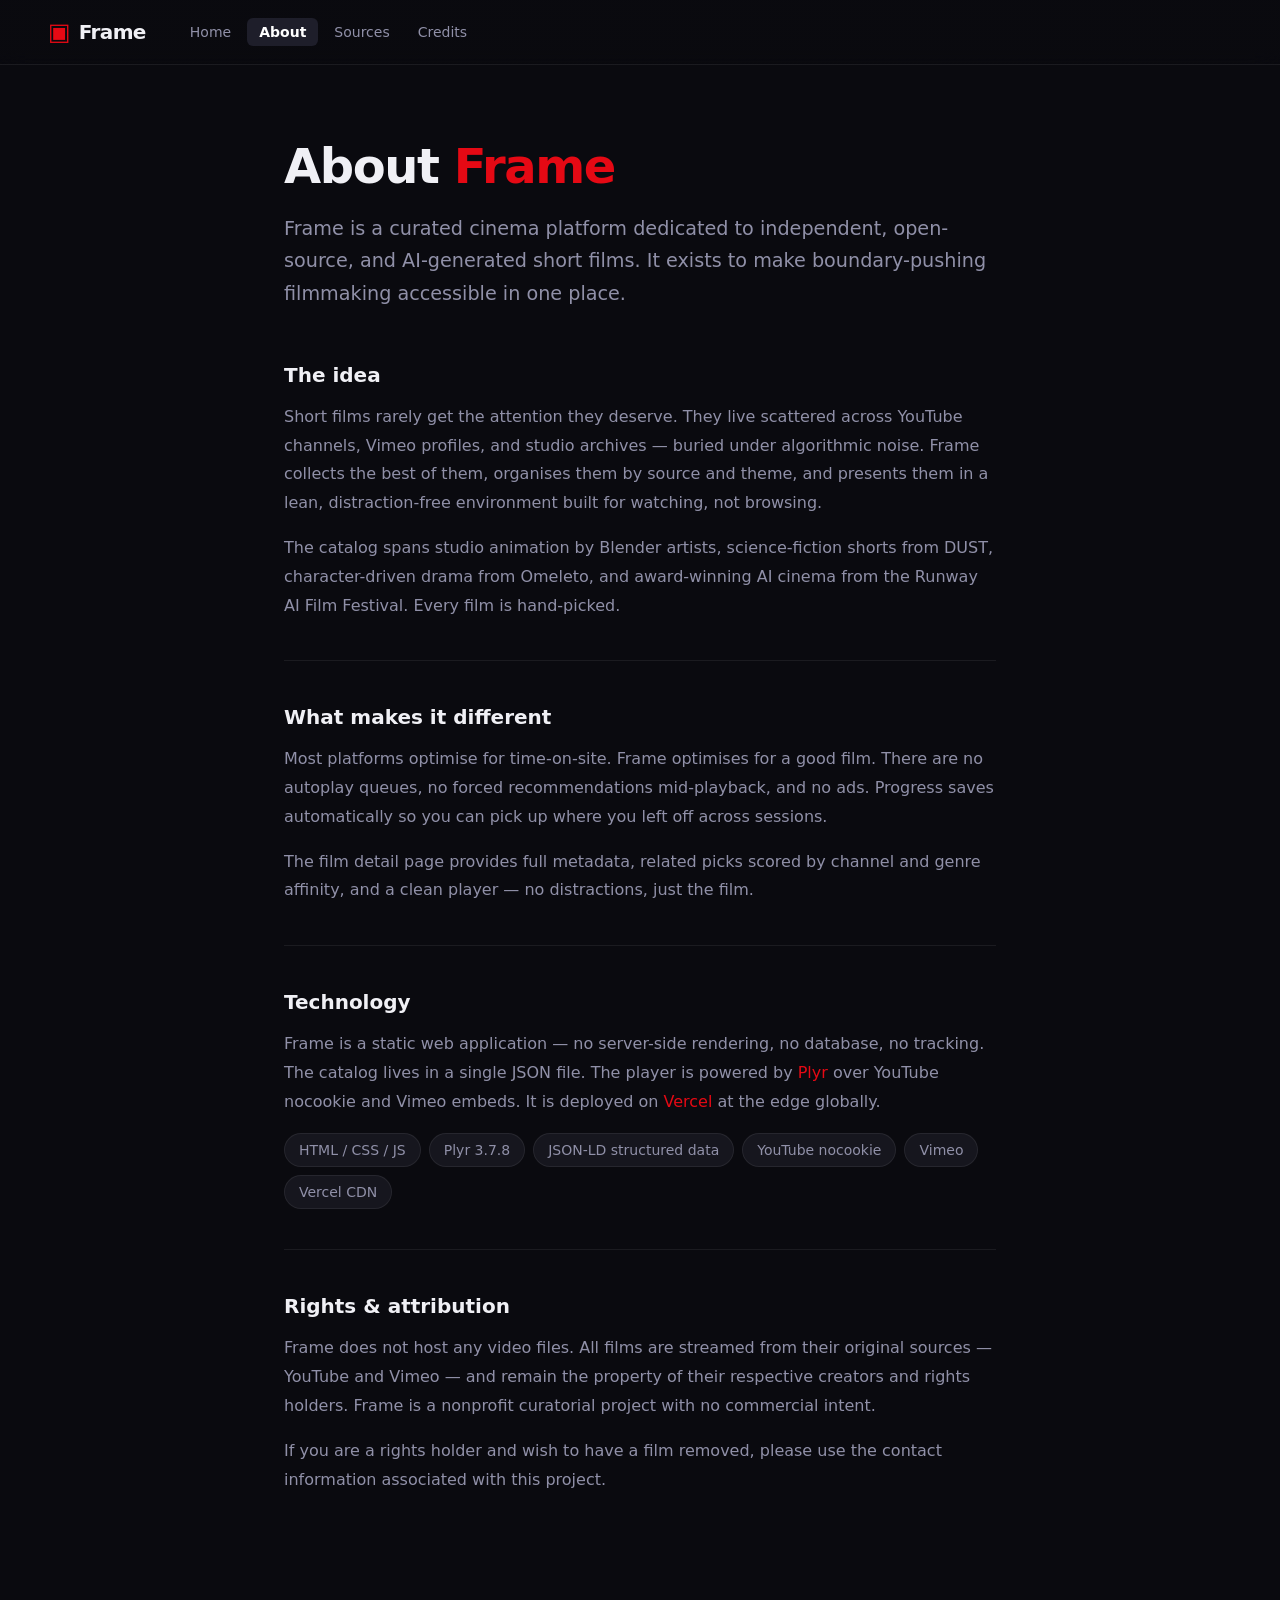
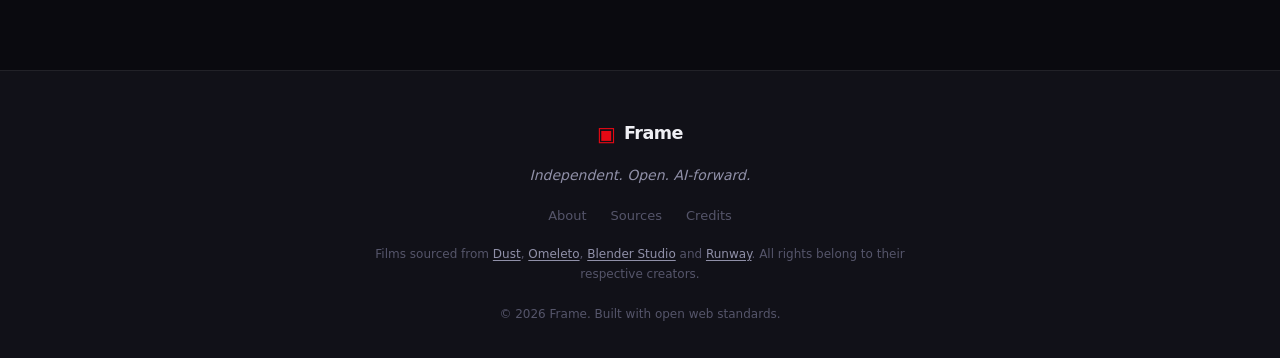
<file: about/index.html>
<!DOCTYPE html>
<html lang="en">
<head>
  <meta charset="UTF-8" />
  <meta name="viewport" content="width=device-width, initial-scale=1.0" />
  <meta name="description" content="About Frame — a curated cinema platform for independent, open-source, and AI-generated short films." />

  <!-- Preconnect -->
  <link rel="preconnect" href="https://i.ytimg.com" />

  <!-- Open Graph -->
  <meta property="og:type" content="website" />
  <meta property="og:site_name" content="Frame" />
  <meta property="og:title" content="About — Frame" />
  <meta property="og:description" content="A curated cinema platform for independent, open-source, and AI-generated films." />
  <meta property="og:url" content="https://frame-navy-eta.vercel.app/about/" />
  <meta property="og:image" content="https://img.youtube.com/vi/YH3c1QZzRK4/maxresdefault.jpg" />
  <meta property="og:image:alt" content="Frame — Curated Cinema" />
  <meta property="og:image:width" content="1280" />
  <meta property="og:image:height" content="720" />

  <!-- Twitter / X Card -->
  <meta name="twitter:card" content="summary_large_image" />
  <meta name="twitter:title" content="About — Frame" />
  <meta name="twitter:description" content="A curated cinema platform for independent, open-source, and AI-generated films." />
  <meta name="twitter:image" content="https://img.youtube.com/vi/YH3c1QZzRK4/maxresdefault.jpg" />
  <meta name="twitter:image:alt" content="Frame — Curated Cinema" />

  <!-- Structured Data -->
  <script type="application/ld+json">
  {
    "@context": "https://schema.org",
    "@type": "WebPage",
    "name": "About — Frame",
    "url": "https://frame-navy-eta.vercel.app/about/",
    "description": "A curated cinema platform for independent, open-source, and AI-generated films.",
    "isPartOf": { "@type": "WebSite", "name": "Frame", "url": "https://frame-navy-eta.vercel.app/" }
  }
  </script>

  <title>About — Frame</title>
  <link rel="canonical" href="https://frame-navy-eta.vercel.app/about/" />
  <link rel="stylesheet" href="../css/style.css" />
  <link rel="icon" href="data:image/svg+xml,<svg xmlns='http://www.w3.org/2000/svg' viewBox='0 0 100 100'><text y='.9em' font-size='90'>🎬</text></svg>" />

  <style>
    .static-page {
      max-width: 760px;
      margin: 0 auto;
      padding: calc(var(--header-h) + 64px) 24px 80px;
    }
    .static-page h1 {
      font-size: clamp(2rem, 5vw, 3rem);
      font-weight: 800;
      letter-spacing: -0.03em;
      margin-bottom: 0.5rem;
    }
    .static-page .lead {
      font-size: 1.2rem;
      color: var(--text-secondary);
      margin-bottom: 3rem;
      line-height: 1.7;
    }
    .static-page h2 {
      font-size: 1.25rem;
      font-weight: 700;
      margin: 2.5rem 0 0.75rem;
      color: var(--text-primary);
    }
    .static-page p {
      color: var(--text-secondary);
      line-height: 1.8;
      margin-bottom: 1rem;
    }
    .static-page .accent { color: var(--accent); }
    .static-page .divider {
      border: none;
      border-top: 1px solid var(--border);
      margin: 2.5rem 0;
    }
    .pill-row {
      display: flex;
      flex-wrap: wrap;
      gap: 8px;
      margin: 1rem 0 1.5rem;
    }
    .pill {
      background: var(--bg-card);
      border: 1px solid var(--border);
      border-radius: 100px;
      padding: 5px 14px;
      font-size: 0.875rem;
      color: var(--text-secondary);
    }
  </style>
</head>
<body>

  <!-- ===================== HEADER ===================== -->
  <header class="site-header is-scrolled" role="banner">
    <div class="header-inner">
      <a href="../" class="logo" aria-label="Frame — Go to homepage">
        <span class="logo-icon" aria-hidden="true">▣</span>
        <span class="logo-text">Frame</span>
      </a>
      <nav class="main-nav" aria-label="Primary navigation">
        <ul role="list">
          <li><a href="../" class="nav-link">Home</a></li>
          <li><a href="#" class="nav-link active">About</a></li>
          <li><a href="../sources/" class="nav-link">Sources</a></li>
          <li><a href="../credits/" class="nav-link">Credits</a></li>
        </ul>
      </nav>
      <div class="header-actions"></div>
    </div>
  </header>

  <main id="main-content" tabindex="-1">
    <article class="static-page">

      <h1>About <span class="accent">Frame</span></h1>
      <p class="lead">
        Frame is a curated cinema platform dedicated to independent, open-source, and AI-generated short films.
        It exists to make boundary-pushing filmmaking accessible in one place.
      </p>

      <h2>The idea</h2>
      <p>
        Short films rarely get the attention they deserve. They live scattered across YouTube channels, Vimeo profiles,
        and studio archives — buried under algorithmic noise. Frame collects the best of them, organises them by source
        and theme, and presents them in a lean, distraction-free environment built for watching, not browsing.
      </p>
      <p>
        The catalog spans studio animation by Blender artists, science-fiction shorts from DUST, character-driven
        drama from Omeleto, and award-winning AI cinema from the Runway AI Film Festival. Every film is hand-picked.
      </p>

      <hr class="divider" />

      <h2>What makes it different</h2>
      <p>
        Most platforms optimise for time-on-site. Frame optimises for a good film. There are no autoplay queues,
        no forced recommendations mid-playback, and no ads. Progress saves automatically so you can pick up
        where you left off across sessions.
      </p>
      <p>
        The film detail page provides full metadata, related picks scored by channel and genre affinity,
        and a clean player — no distractions, just the film.
      </p>

      <hr class="divider" />

      <h2>Technology</h2>
      <p>
        Frame is a static web application — no server-side rendering, no database, no tracking.
        The catalog lives in a single JSON file. The player is powered by
        <a href="https://plyr.io" target="_blank" rel="noopener noreferrer" style="color:var(--accent)">Plyr</a>
        over YouTube nocookie and Vimeo embeds.
        It is deployed on <a href="https://vercel.com" target="_blank" rel="noopener noreferrer" style="color:var(--accent)">Vercel</a>
        at the edge globally.
      </p>

      <div class="pill-row" aria-label="Technologies used">
        <span class="pill">HTML / CSS / JS</span>
        <span class="pill">Plyr 3.7.8</span>
        <span class="pill">JSON-LD structured data</span>
        <span class="pill">YouTube nocookie</span>
        <span class="pill">Vimeo</span>
        <span class="pill">Vercel CDN</span>
      </div>

      <hr class="divider" />

      <h2>Rights &amp; attribution</h2>
      <p>
        Frame does not host any video files. All films are streamed from their original sources — YouTube and Vimeo —
        and remain the property of their respective creators and rights holders. Frame is a nonprofit curatorial project
        with no commercial intent.
      </p>
      <p>
        If you are a rights holder and wish to have a film removed, please use the contact information
        associated with this project.
      </p>

    </article>
  </main>

  <!-- =================== FOOTER =================== -->
  <footer class="site-footer" role="contentinfo">
    <div class="footer-inner">
      <div class="footer-logo">
        <span class="logo-icon" aria-hidden="true">▣</span>
        <span class="logo-text">Frame</span>
      </div>
      <p class="footer-tagline">Independent. Open. AI-forward.</p>
      <nav class="footer-nav" aria-label="Footer navigation">
        <ul role="list">
          <li><a href="#">About</a></li>
          <li><a href="../sources/">Sources</a></li>
          <li><a href="../credits/">Credits</a></li>
        </ul>
      </nav>
      <p class="footer-credits">
        Films sourced from <a href="https://www.youtube.com/@dust" target="_blank" rel="noopener noreferrer">Dust</a>,
        <a href="https://www.youtube.com/@omeleto" target="_blank" rel="noopener noreferrer">Omeleto</a>,
        <a href="https://studio.blender.org" target="_blank" rel="noopener noreferrer">Blender Studio</a> and
        <a href="https://runwayml.com" target="_blank" rel="noopener noreferrer">Runway</a>.
        All rights belong to their respective creators.
      </p>
      <p class="footer-copy">
        <small>© <span id="year"></span> Frame. Built with open web standards.</small>
      </p>
    </div>
  </footer>

  <script>document.getElementById('year').textContent = new Date().getFullYear();</script>
</body>
</html>
</file>
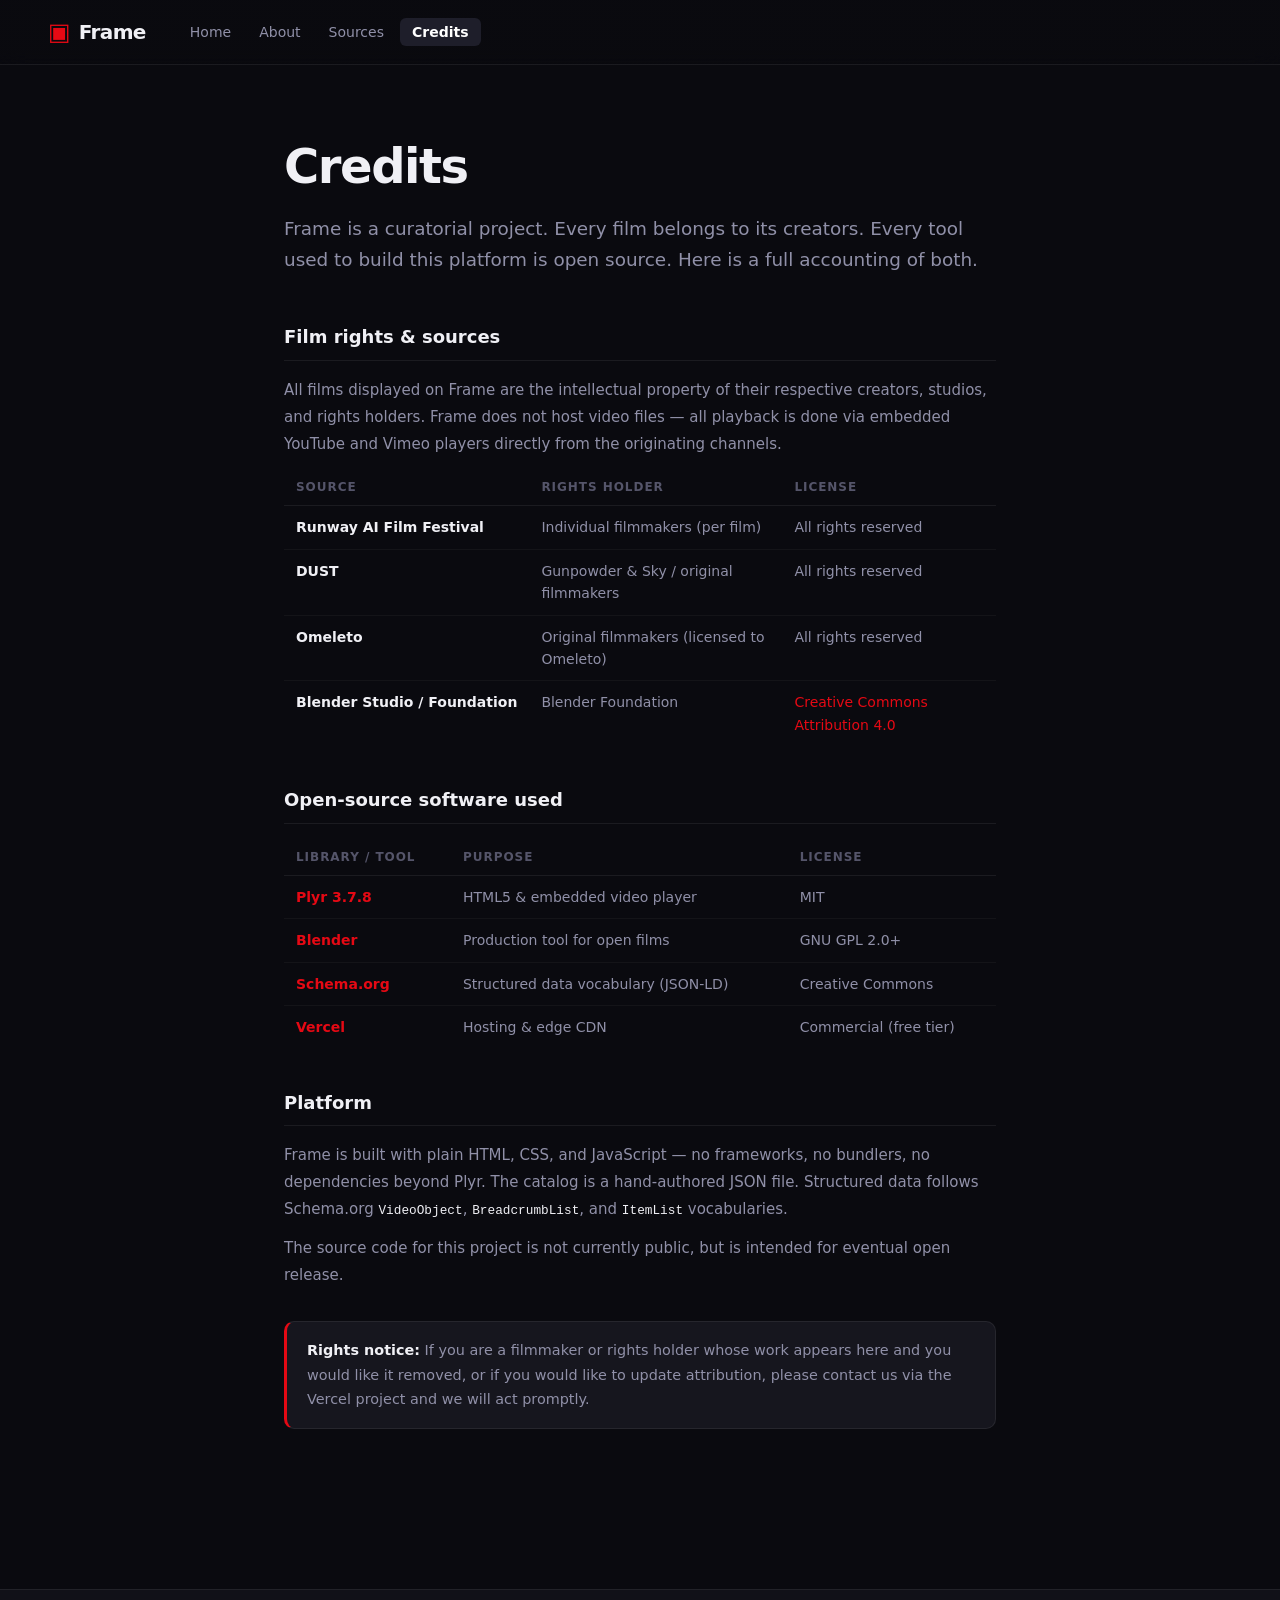
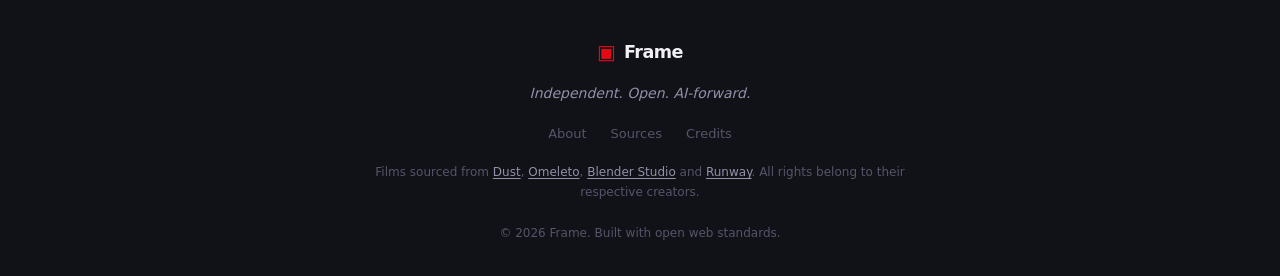
<file: credits/index.html>
<!DOCTYPE html>
<html lang="en">
<head>
  <meta charset="UTF-8" />
  <meta name="viewport" content="width=device-width, initial-scale=1.0" />
  <meta name="description" content="Credits — the films, filmmakers, and open-source tools behind Frame." />

  <!-- Open Graph -->
  <meta property="og:type" content="website" />
  <meta property="og:site_name" content="Frame" />
  <meta property="og:title" content="Credits — Frame" />
  <meta property="og:description" content="Credits — the films, filmmakers, and open-source tools behind Frame." />
  <meta property="og:url" content="https://frame-navy-eta.vercel.app/credits/" />
  <meta property="og:image" content="https://img.youtube.com/vi/YH3c1QZzRK4/maxresdefault.jpg" />
  <meta property="og:image:alt" content="Frame — Curated Cinema" />
  <meta property="og:image:width" content="1280" />
  <meta property="og:image:height" content="720" />

  <!-- Twitter / X Card -->
  <meta name="twitter:card" content="summary_large_image" />
  <meta name="twitter:title" content="Credits — Frame" />
  <meta name="twitter:description" content="Credits — the films, filmmakers, and open-source tools behind Frame." />
  <meta name="twitter:image" content="https://img.youtube.com/vi/YH3c1QZzRK4/maxresdefault.jpg" />
  <meta name="twitter:image:alt" content="Frame — Curated Cinema" />

  <!-- Structured Data -->
  <script type="application/ld+json">
  {
    "@context": "https://schema.org",
    "@type": "WebPage",
    "name": "Credits — Frame",
    "url": "https://frame-navy-eta.vercel.app/credits/",
    "description": "Credits — the films, filmmakers, and open-source tools behind Frame.",
    "isPartOf": { "@type": "WebSite", "name": "Frame", "url": "https://frame-navy-eta.vercel.app/" }
  }
  </script>

  <title>Credits — Frame</title>
  <link rel="canonical" href="https://frame-navy-eta.vercel.app/credits/" />
  <link rel="stylesheet" href="../css/style.css" />
  <link rel="icon" href="data:image/svg+xml,<svg xmlns='http://www.w3.org/2000/svg' viewBox='0 0 100 100'><text y='.9em' font-size='90'>🎬</text></svg>" />

  <style>
    .static-page {
      max-width: 760px;
      margin: 0 auto;
      padding: calc(var(--header-h) + 64px) 24px 80px;
    }
    .static-page h1 {
      font-size: clamp(2rem, 5vw, 3rem);
      font-weight: 800;
      letter-spacing: -0.03em;
      margin-bottom: 0.5rem;
    }
    .static-page .lead {
      font-size: 1.15rem;
      color: var(--text-secondary);
      margin-bottom: 3rem;
      line-height: 1.7;
    }
    .static-page h2 {
      font-size: 1.125rem;
      font-weight: 700;
      color: var(--text-primary);
      margin: 2.5rem 0 1rem;
      padding-bottom: 0.5rem;
      border-bottom: 1px solid var(--border);
    }
    .static-page p {
      color: var(--text-secondary);
      line-height: 1.8;
      font-size: 0.9375rem;
      margin-bottom: 0.75rem;
    }
    .credits-table {
      width: 100%;
      border-collapse: collapse;
      font-size: 0.875rem;
      margin-bottom: 1.5rem;
    }
    .credits-table th {
      text-align: left;
      padding: 8px 12px;
      font-size: 0.75rem;
      font-weight: 600;
      text-transform: uppercase;
      letter-spacing: 0.08em;
      color: var(--text-muted);
      border-bottom: 1px solid var(--border);
    }
    .credits-table td {
      padding: 10px 12px;
      color: var(--text-secondary);
      border-bottom: 1px solid rgba(255,255,255,0.04);
      vertical-align: top;
    }
    .credits-table tr:last-child td { border-bottom: none; }
    .credits-table a {
      color: var(--accent);
      transition: opacity var(--transition-fast);
    }
    .credits-table a:hover { opacity: 0.8; }
    .credits-table .label {
      font-weight: 600;
      color: var(--text-primary);
      white-space: nowrap;
    }
    .notice {
      background: var(--bg-card);
      border: 1px solid var(--border);
      border-left: 3px solid var(--accent);
      border-radius: var(--radius-md);
      padding: 16px 20px;
      font-size: 0.9rem;
      color: var(--text-secondary);
      line-height: 1.7;
      margin-top: 2rem;
    }
    .notice strong { color: var(--text-primary); }
  </style>
</head>
<body>

  <header class="site-header is-scrolled" role="banner">
    <div class="header-inner">
      <a href="../" class="logo" aria-label="Frame — Go to homepage">
        <span class="logo-icon" aria-hidden="true">▣</span>
        <span class="logo-text">Frame</span>
      </a>
      <nav class="main-nav" aria-label="Primary navigation">
        <ul role="list">
          <li><a href="../" class="nav-link">Home</a></li>
          <li><a href="../about/" class="nav-link">About</a></li>
          <li><a href="../sources/" class="nav-link">Sources</a></li>
          <li><a href="#" class="nav-link active">Credits</a></li>
        </ul>
      </nav>
      <div class="header-actions"></div>
    </div>
  </header>

  <main id="main-content" tabindex="-1">
    <div class="static-page">

      <h1>Credits</h1>
      <p class="lead">
        Frame is a curatorial project. Every film belongs to its creators. Every tool used to build this
        platform is open source. Here is a full accounting of both.
      </p>

      <h2>Film rights &amp; sources</h2>
      <p>
        All films displayed on Frame are the intellectual property of their respective creators, studios,
        and rights holders. Frame does not host video files — all playback is done via embedded YouTube
        and Vimeo players directly from the originating channels.
      </p>

      <table class="credits-table" aria-label="Film sources and rights holders">
        <thead>
          <tr>
            <th>Source</th>
            <th>Rights holder</th>
            <th>License</th>
          </tr>
        </thead>
        <tbody>
          <tr>
            <td class="label">Runway AI Film Festival</td>
            <td>Individual filmmakers (per film)</td>
            <td>All rights reserved</td>
          </tr>
          <tr>
            <td class="label">DUST</td>
            <td>Gunpowder &amp; Sky / original filmmakers</td>
            <td>All rights reserved</td>
          </tr>
          <tr>
            <td class="label">Omeleto</td>
            <td>Original filmmakers (licensed to Omeleto)</td>
            <td>All rights reserved</td>
          </tr>
          <tr>
            <td class="label">Blender Studio / Foundation</td>
            <td>Blender Foundation</td>
            <td><a href="https://creativecommons.org/licenses/by/4.0/" target="_blank" rel="noopener noreferrer">Creative Commons Attribution 4.0</a></td>
          </tr>
        </tbody>
      </table>

      <h2>Open-source software used</h2>

      <table class="credits-table" aria-label="Open-source software credits">
        <thead>
          <tr>
            <th>Library / Tool</th>
            <th>Purpose</th>
            <th>License</th>
          </tr>
        </thead>
        <tbody>
          <tr>
            <td class="label"><a href="https://plyr.io" target="_blank" rel="noopener noreferrer">Plyr 3.7.8</a></td>
            <td>HTML5 &amp; embedded video player</td>
            <td>MIT</td>
          </tr>
          <tr>
            <td class="label"><a href="https://blender.org" target="_blank" rel="noopener noreferrer">Blender</a></td>
            <td>Production tool for open films</td>
            <td>GNU GPL 2.0+</td>
          </tr>
          <tr>
            <td class="label"><a href="https://schema.org" target="_blank" rel="noopener noreferrer">Schema.org</a></td>
            <td>Structured data vocabulary (JSON-LD)</td>
            <td>Creative Commons</td>
          </tr>
          <tr>
            <td class="label"><a href="https://vercel.com" target="_blank" rel="noopener noreferrer">Vercel</a></td>
            <td>Hosting &amp; edge CDN</td>
            <td>Commercial (free tier)</td>
          </tr>
        </tbody>
      </table>

      <h2>Platform</h2>
      <p>
        Frame is built with plain HTML, CSS, and JavaScript — no frameworks, no bundlers, no dependencies
        beyond Plyr. The catalog is a hand-authored JSON file. Structured data follows
        Schema.org <code style="font-family:monospace;font-size:0.85em;color:var(--text-primary)">VideoObject</code>,
        <code style="font-family:monospace;font-size:0.85em;color:var(--text-primary)">BreadcrumbList</code>,
        and <code style="font-family:monospace;font-size:0.85em;color:var(--text-primary)">ItemList</code> vocabularies.
      </p>
      <p>
        The source code for this project is not currently public, but is intended for eventual open release.
      </p>

      <div class="notice">
        <strong>Rights notice:</strong> If you are a filmmaker or rights holder whose work appears here and you
        would like it removed, or if you would like to update attribution, please contact us via the
        Vercel project and we will act promptly.
      </div>

    </div>
  </main>

  <footer class="site-footer" role="contentinfo">
    <div class="footer-inner">
      <div class="footer-logo">
        <span class="logo-icon" aria-hidden="true">▣</span>
        <span class="logo-text">Frame</span>
      </div>
      <p class="footer-tagline">Independent. Open. AI-forward.</p>
      <nav class="footer-nav" aria-label="Footer navigation">
        <ul role="list">
          <li><a href="../about/">About</a></li>
          <li><a href="../sources/">Sources</a></li>
          <li><a href="#">Credits</a></li>
        </ul>
      </nav>
      <p class="footer-credits">
        Films sourced from <a href="https://www.youtube.com/@dust" target="_blank" rel="noopener noreferrer">Dust</a>,
        <a href="https://www.youtube.com/@omeleto" target="_blank" rel="noopener noreferrer">Omeleto</a>,
        <a href="https://studio.blender.org" target="_blank" rel="noopener noreferrer">Blender Studio</a> and
        <a href="https://runwayml.com" target="_blank" rel="noopener noreferrer">Runway</a>.
        All rights belong to their respective creators.
      </p>
      <p class="footer-copy">
        <small>© <span id="year"></span> Frame. Built with open web standards.</small>
      </p>
    </div>
  </footer>

  <script>document.getElementById('year').textContent = new Date().getFullYear();</script>
</body>
</html>
</file>
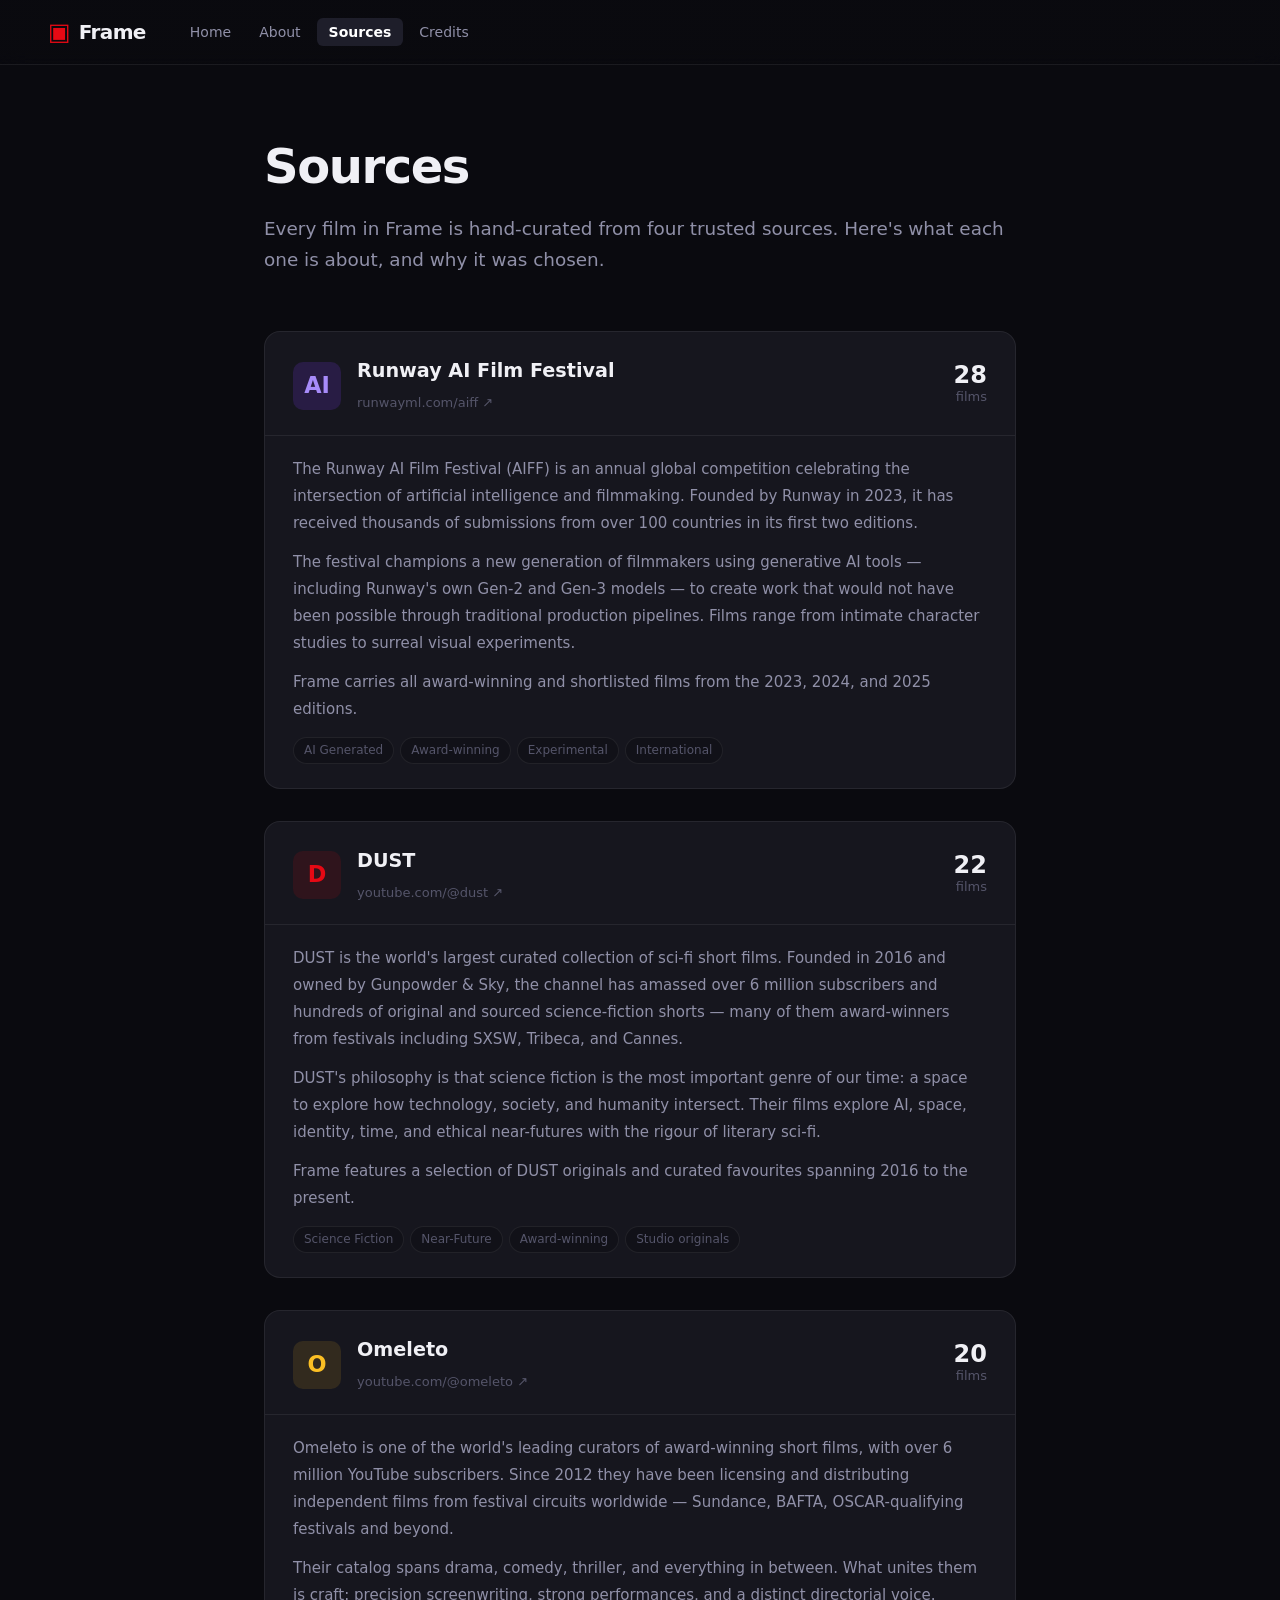
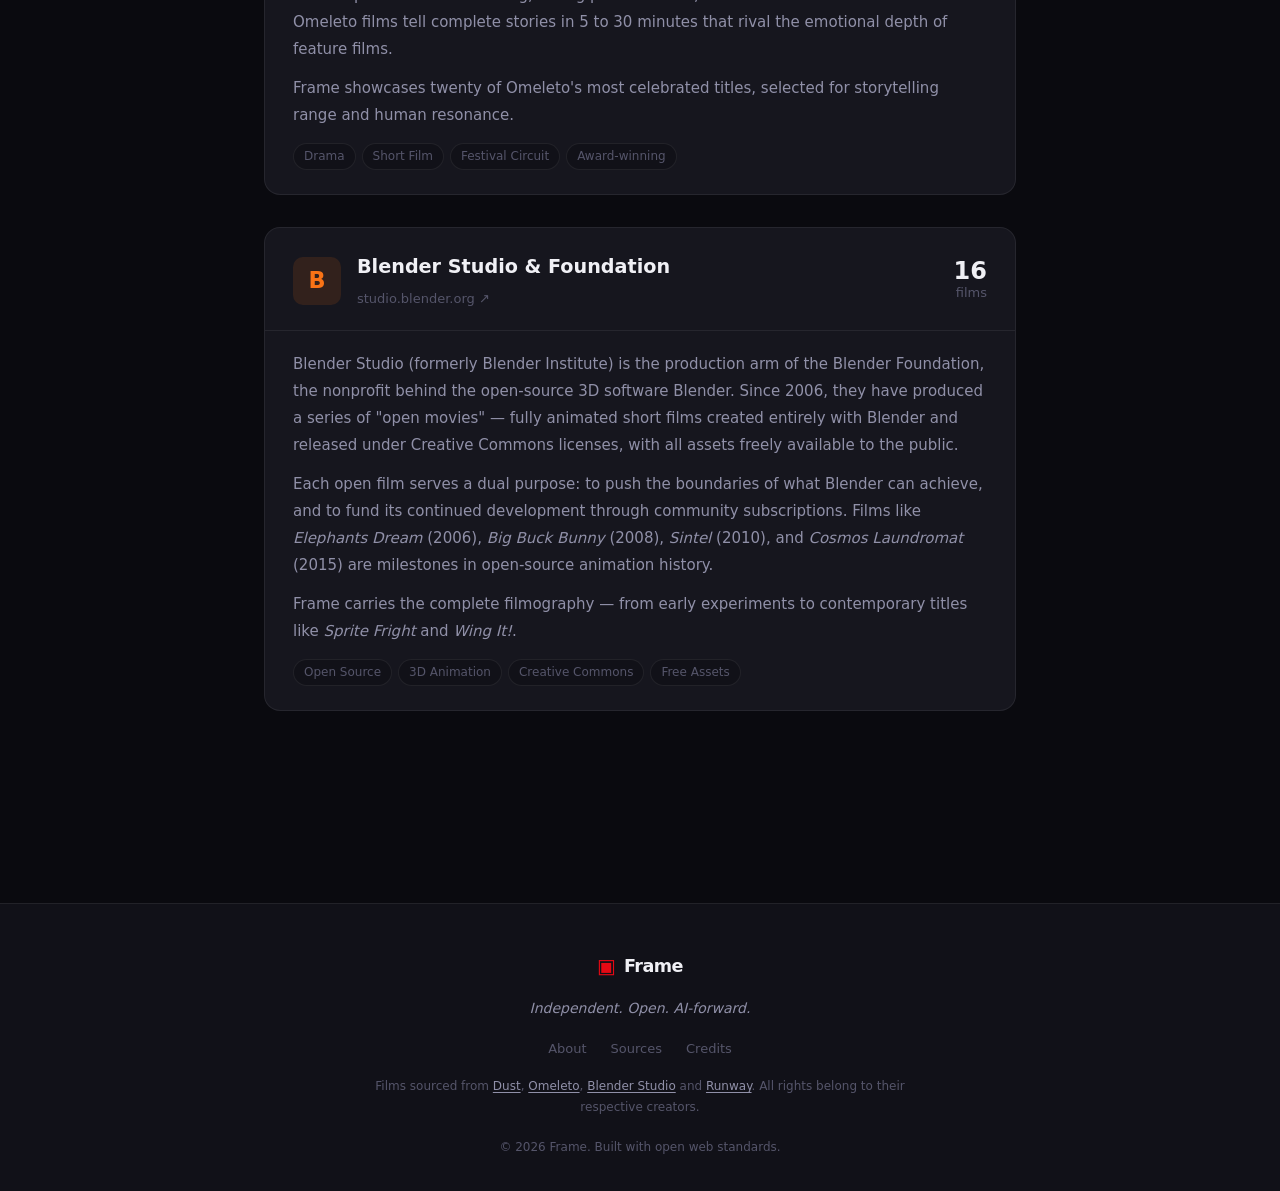
<file: sources/index.html>
<!DOCTYPE html>
<html lang="en">
<head>
  <meta charset="UTF-8" />
  <meta name="viewport" content="width=device-width, initial-scale=1.0" />
  <meta name="description" content="The sources behind Frame — Runway AI Film Festival, DUST, Omeleto, and Blender open films." />

  <!-- Open Graph -->
  <meta property="og:type" content="website" />
  <meta property="og:site_name" content="Frame" />
  <meta property="og:title" content="Sources — Frame" />
  <meta property="og:description" content="The sources behind Frame — Runway AI Film Festival, DUST, Omeleto, and Blender open films." />
  <meta property="og:url" content="https://frame-navy-eta.vercel.app/sources/" />
  <meta property="og:image" content="https://img.youtube.com/vi/YH3c1QZzRK4/maxresdefault.jpg" />
  <meta property="og:image:alt" content="Frame — Curated Cinema" />
  <meta property="og:image:width" content="1280" />
  <meta property="og:image:height" content="720" />

  <!-- Twitter / X Card -->
  <meta name="twitter:card" content="summary_large_image" />
  <meta name="twitter:title" content="Sources — Frame" />
  <meta name="twitter:description" content="The sources behind Frame — Runway AI Film Festival, DUST, Omeleto, and Blender open films." />
  <meta name="twitter:image" content="https://img.youtube.com/vi/YH3c1QZzRK4/maxresdefault.jpg" />
  <meta name="twitter:image:alt" content="Frame — Curated Cinema" />

  <!-- Structured Data -->
  <script type="application/ld+json">
  {
    "@context": "https://schema.org",
    "@type": "WebPage",
    "name": "Sources — Frame",
    "url": "https://frame-navy-eta.vercel.app/sources/",
    "description": "The sources behind Frame — Runway AI Film Festival, DUST, Omeleto, and Blender open films.",
    "isPartOf": { "@type": "WebSite", "name": "Frame", "url": "https://frame-navy-eta.vercel.app/" }
  }
  </script>

  <title>Sources — Frame</title>
  <link rel="canonical" href="https://frame-navy-eta.vercel.app/sources/" />
  <link rel="stylesheet" href="../css/style.css" />
  <link rel="icon" href="data:image/svg+xml,<svg xmlns='http://www.w3.org/2000/svg' viewBox='0 0 100 100'><text y='.9em' font-size='90'>🎬</text></svg>" />

  <style>
    .static-page {
      max-width: 800px;
      margin: 0 auto;
      padding: calc(var(--header-h) + 64px) 24px 80px;
    }
    .static-page h1 {
      font-size: clamp(2rem, 5vw, 3rem);
      font-weight: 800;
      letter-spacing: -0.03em;
      margin-bottom: 0.5rem;
    }
    .static-page .lead {
      font-size: 1.15rem;
      color: var(--text-secondary);
      margin-bottom: 3.5rem;
      line-height: 1.7;
    }
    .source-card {
      display: grid;
      grid-template-columns: 1fr;
      gap: 0;
      background: var(--bg-card);
      border: 1px solid var(--border);
      border-radius: var(--radius-lg);
      overflow: hidden;
      margin-bottom: 2rem;
      transition: border-color var(--transition-fast);
    }
    .source-card:hover { border-color: rgba(255,255,255,0.15); }
    .source-header {
      display: flex;
      align-items: center;
      gap: 16px;
      padding: 24px 28px 20px;
      border-bottom: 1px solid var(--border);
    }
    .source-icon {
      width: 48px;
      height: 48px;
      border-radius: var(--radius-md);
      display: flex;
      align-items: center;
      justify-content: center;
      font-size: 1.4rem;
      font-weight: 900;
      flex-shrink: 0;
    }
    .source-icon.runway  { background: var(--ai-soft);   color: #a78bfa; }
    .source-icon.dust    { background: rgba(229,9,20,0.12); color: var(--accent); }
    .source-icon.omeleto { background: rgba(251,191,36,0.12); color: #fbbf24; }
    .source-icon.blender { background: rgba(249,115,22,0.12); color: #f97316; }
    .source-name {
      flex: 1;
    }
    .source-name h2 {
      font-size: 1.2rem;
      font-weight: 700;
      margin-bottom: 2px;
    }
    .source-name a {
      font-size: 0.8125rem;
      color: var(--text-muted);
      transition: color var(--transition-fast);
    }
    .source-name a:hover { color: var(--text-secondary); }
    .source-stat {
      text-align: right;
      font-size: 0.8125rem;
      color: var(--text-muted);
    }
    .source-stat strong {
      display: block;
      font-size: 1.5rem;
      font-weight: 700;
      color: var(--text-primary);
      line-height: 1;
    }
    .source-body {
      padding: 20px 28px 24px;
    }
    .source-body p {
      color: var(--text-secondary);
      line-height: 1.8;
      font-size: 0.9375rem;
      margin-bottom: 0.75rem;
    }
    .source-body p:last-child { margin-bottom: 0; }
    .source-tags {
      display: flex;
      flex-wrap: wrap;
      gap: 6px;
      margin-top: 14px;
    }
    .source-tag {
      background: var(--bg-surface);
      border: 1px solid var(--border);
      border-radius: 100px;
      padding: 3px 10px;
      font-size: 0.75rem;
      color: var(--text-muted);
    }
  </style>
</head>
<body>

  <header class="site-header is-scrolled" role="banner">
    <div class="header-inner">
      <a href="../" class="logo" aria-label="Frame — Go to homepage">
        <span class="logo-icon" aria-hidden="true">▣</span>
        <span class="logo-text">Frame</span>
      </a>
      <nav class="main-nav" aria-label="Primary navigation">
        <ul role="list">
          <li><a href="../" class="nav-link">Home</a></li>
          <li><a href="../about/" class="nav-link">About</a></li>
          <li><a href="#" class="nav-link active">Sources</a></li>
          <li><a href="../credits/" class="nav-link">Credits</a></li>
        </ul>
      </nav>
      <div class="header-actions"></div>
    </div>
  </header>

  <main id="main-content" tabindex="-1">
    <div class="static-page">

      <h1>Sources</h1>
      <p class="lead">
        Every film in Frame is hand-curated from four trusted sources. Here's what each one is about,
        and why it was chosen.
      </p>

      <!-- RUNWAY -->
      <div class="source-card">
        <div class="source-header">
          <div class="source-icon runway">AI</div>
          <div class="source-name">
            <h2>Runway AI Film Festival</h2>
            <a href="https://runwayml.com/aiff" target="_blank" rel="noopener noreferrer">runwayml.com/aiff ↗</a>
          </div>
          <div class="source-stat"><strong>28</strong> films</div>
        </div>
        <div class="source-body">
          <p>
            The Runway AI Film Festival (AIFF) is an annual global competition celebrating the intersection
            of artificial intelligence and filmmaking. Founded by Runway in 2023, it has received thousands
            of submissions from over 100 countries in its first two editions.
          </p>
          <p>
            The festival champions a new generation of filmmakers using generative AI tools — including
            Runway's own Gen-2 and Gen-3 models — to create work that would not have been possible
            through traditional production pipelines. Films range from intimate character studies to
            surreal visual experiments.
          </p>
          <p>
            Frame carries all award-winning and shortlisted films from the 2023, 2024, and 2025 editions.
          </p>
          <div class="source-tags">
            <span class="source-tag">AI Generated</span>
            <span class="source-tag">Award-winning</span>
            <span class="source-tag">Experimental</span>
            <span class="source-tag">International</span>
          </div>
        </div>
      </div>

      <!-- DUST -->
      <div class="source-card">
        <div class="source-header">
          <div class="source-icon dust">D</div>
          <div class="source-name">
            <h2>DUST</h2>
            <a href="https://www.youtube.com/@dust" target="_blank" rel="noopener noreferrer">youtube.com/@dust ↗</a>
          </div>
          <div class="source-stat"><strong>22</strong> films</div>
        </div>
        <div class="source-body">
          <p>
            DUST is the world's largest curated collection of sci-fi short films. Founded in 2016 and owned
            by Gunpowder &amp; Sky, the channel has amassed over 6 million subscribers and hundreds of original
            and sourced science-fiction shorts — many of them award-winners from festivals including SXSW,
            Tribeca, and Cannes.
          </p>
          <p>
            DUST's philosophy is that science fiction is the most important genre of our time: a space to
            explore how technology, society, and humanity intersect. Their films explore AI, space, identity,
            time, and ethical near-futures with the rigour of literary sci-fi.
          </p>
          <p>
            Frame features a selection of DUST originals and curated favourites spanning 2016 to the present.
          </p>
          <div class="source-tags">
            <span class="source-tag">Science Fiction</span>
            <span class="source-tag">Near-Future</span>
            <span class="source-tag">Award-winning</span>
            <span class="source-tag">Studio originals</span>
          </div>
        </div>
      </div>

      <!-- OMELETO -->
      <div class="source-card">
        <div class="source-header">
          <div class="source-icon omeleto">O</div>
          <div class="source-name">
            <h2>Omeleto</h2>
            <a href="https://www.youtube.com/@omeleto" target="_blank" rel="noopener noreferrer">youtube.com/@omeleto ↗</a>
          </div>
          <div class="source-stat"><strong>20</strong> films</div>
        </div>
        <div class="source-body">
          <p>
            Omeleto is one of the world's leading curators of award-winning short films, with over 6 million
            YouTube subscribers. Since 2012 they have been licensing and distributing independent films
            from festival circuits worldwide — Sundance, BAFTA, OSCAR-qualifying festivals and beyond.
          </p>
          <p>
            Their catalog spans drama, comedy, thriller, and everything in between. What unites them is craft:
            precision screenwriting, strong performances, and a distinct directorial voice. Omeleto films
            tell complete stories in 5 to 30 minutes that rival the emotional depth of feature films.
          </p>
          <p>
            Frame showcases twenty of Omeleto's most celebrated titles, selected for storytelling range
            and human resonance.
          </p>
          <div class="source-tags">
            <span class="source-tag">Drama</span>
            <span class="source-tag">Short Film</span>
            <span class="source-tag">Festival Circuit</span>
            <span class="source-tag">Award-winning</span>
          </div>
        </div>
      </div>

      <!-- BLENDER -->
      <div class="source-card">
        <div class="source-header">
          <div class="source-icon blender">B</div>
          <div class="source-name">
            <h2>Blender Studio &amp; Foundation</h2>
            <a href="https://studio.blender.org" target="_blank" rel="noopener noreferrer">studio.blender.org ↗</a>
          </div>
          <div class="source-stat"><strong>16</strong> films</div>
        </div>
        <div class="source-body">
          <p>
            Blender Studio (formerly Blender Institute) is the production arm of the Blender Foundation,
            the nonprofit behind the open-source 3D software Blender. Since 2006, they have produced a series
            of "open movies" — fully animated short films created entirely with Blender and released under
            Creative Commons licenses, with all assets freely available to the public.
          </p>
          <p>
            Each open film serves a dual purpose: to push the boundaries of what Blender can achieve, and to
            fund its continued development through community subscriptions. Films like <em>Elephants Dream</em>
            (2006), <em>Big Buck Bunny</em> (2008), <em>Sintel</em> (2010), and <em>Cosmos Laundromat</em>
            (2015) are milestones in open-source animation history.
          </p>
          <p>
            Frame carries the complete filmography — from early experiments to contemporary titles like
            <em>Sprite Fright</em> and <em>Wing It!</em>.
          </p>
          <div class="source-tags">
            <span class="source-tag">Open Source</span>
            <span class="source-tag">3D Animation</span>
            <span class="source-tag">Creative Commons</span>
            <span class="source-tag">Free Assets</span>
          </div>
        </div>
      </div>

    </div>
  </main>

  <footer class="site-footer" role="contentinfo">
    <div class="footer-inner">
      <div class="footer-logo">
        <span class="logo-icon" aria-hidden="true">▣</span>
        <span class="logo-text">Frame</span>
      </div>
      <p class="footer-tagline">Independent. Open. AI-forward.</p>
      <nav class="footer-nav" aria-label="Footer navigation">
        <ul role="list">
          <li><a href="../about/">About</a></li>
          <li><a href="#">Sources</a></li>
          <li><a href="../credits/">Credits</a></li>
        </ul>
      </nav>
      <p class="footer-credits">
        Films sourced from <a href="https://www.youtube.com/@dust" target="_blank" rel="noopener noreferrer">Dust</a>,
        <a href="https://www.youtube.com/@omeleto" target="_blank" rel="noopener noreferrer">Omeleto</a>,
        <a href="https://studio.blender.org" target="_blank" rel="noopener noreferrer">Blender Studio</a> and
        <a href="https://runwayml.com" target="_blank" rel="noopener noreferrer">Runway</a>.
        All rights belong to their respective creators.
      </p>
      <p class="footer-copy">
        <small>© <span id="year"></span> Frame. Built with open web standards.</small>
      </p>
    </div>
  </footer>

  <script>document.getElementById('year').textContent = new Date().getFullYear();</script>
</body>
</html>
</file>
<file: css/style.css>
/* ============================================
   FRAME — Curated Cinema
   style.css
   ============================================ */

/* ---------- CSS Custom Properties ---------- */
:root {
  --bg:          #0a0a0f;
  --bg-surface:  #111118;
  --bg-card:     #16161e;
  --bg-hover:    #1e1e2a;
  --border:      rgba(255,255,255,0.07);

  --text-primary:   #f0f0f5;
  --text-secondary: #9090a8;
  --text-muted:     #55556a;

  --accent:      #e50914;
  --accent-soft: rgba(229,9,20,0.15);
  --ai-color:    #7c3aed;
  --ai-soft:     rgba(124,58,237,0.18);
  --open-color:  #0891b2;

  --header-h:    64px;
  --radius-sm:   6px;
  --radius-md:   10px;
  --radius-lg:   16px;

  --transition-fast:   150ms ease;
  --transition-normal: 280ms cubic-bezier(0.4,0,0.2,1);
  --transition-slow:   500ms cubic-bezier(0.4,0,0.2,1);

  --font-sans: 'Inter', system-ui, -apple-system, BlinkMacSystemFont, 'Segoe UI', sans-serif;
}

/* ---------- Reset & Base ---------- */
*, *::before, *::after { box-sizing: border-box; margin: 0; padding: 0; }

html {
  font-size: 16px;
  scroll-behavior: smooth;
  -webkit-font-smoothing: antialiased;
  -moz-osx-font-smoothing: grayscale;
}

body {
  background-color: var(--bg);
  color: var(--text-primary);
  font-family: var(--font-sans);
  line-height: 1.6;
  min-height: 100vh;
  overflow-x: hidden;
}

img, video { display: block; max-width: 100%; }

a {
  color: inherit;
  text-decoration: none;
  transition: color var(--transition-fast);
}
a:hover { color: var(--text-primary); }

ul { list-style: none; }

button {
  cursor: pointer;
  border: none;
  background: none;
  font-family: inherit;
  color: inherit;
}

/* ---------- Accessibility ---------- */
.sr-only {
  position: absolute;
  width: 1px; height: 1px;
  padding: 0; margin: -1px;
  overflow: hidden;
  clip: rect(0,0,0,0);
  white-space: nowrap;
  border: 0;
}

.skip-link {
  position: fixed;
  top: -100%;
  left: 1rem;
  z-index: 9999;
  background: var(--accent);
  color: #fff;
  padding: 0.5rem 1rem;
  border-radius: var(--radius-sm);
  font-weight: 600;
  transition: top var(--transition-fast);
}
.skip-link:focus { top: 1rem; }

*:focus-visible {
  outline: 2px solid var(--accent);
  outline-offset: 2px;
  border-radius: 2px;
}

/* ============================================
   HEADER
   ============================================ */
.site-header {
  position: fixed;
  top: 0; left: 0; right: 0;
  z-index: 100;
  height: auto;
  background: linear-gradient(180deg, rgba(10,10,15,0.15) 0%, transparent 100%);
  backdrop-filter: blur(0px);
  -webkit-backdrop-filter: blur(0px);
  border-bottom: 1px solid transparent;
  transition: background var(--transition-normal), backdrop-filter var(--transition-normal), border-color var(--transition-normal);
}
.site-header.is-scrolled {
  background: linear-gradient(180deg, rgba(10,10,15,0.97) 80%, transparent);
  backdrop-filter: blur(16px);
  -webkit-backdrop-filter: blur(16px);
  border-bottom: 1px solid var(--border);
}

.header-inner {
  display: flex;
  align-items: center;
  gap: 2rem;
  height: var(--header-h);
  padding: 0 clamp(1rem, 4vw, 3rem);
  max-width: 1600px;
  margin: 0 auto;
}

/* Logo */
.logo {
  display: flex;
  align-items: center;
  gap: 0.5rem;
  flex-shrink: 0;
  text-decoration: none;
}
.logo-icon {
  font-size: 1.5rem;
  color: var(--accent);
  line-height: 1;
}
.logo-text {
  font-size: 1.25rem;
  font-weight: 800;
  letter-spacing: -0.03em;
  color: var(--text-primary);
}

/* Main nav */
.main-nav { display: none; }
@media (min-width: 768px) {
  .main-nav { display: block; }
}
.main-nav ul {
  display: flex;
  align-items: center;
  gap: 0.25rem;
}
.nav-link {
  padding: 0.375rem 0.75rem;
  border-radius: var(--radius-sm);
  font-size: 0.875rem;
  font-weight: 500;
  color: var(--text-secondary);
  transition: color var(--transition-fast), background var(--transition-fast);
}
.nav-link:hover,
.nav-link.active {
  color: var(--text-primary);
  background: var(--bg-hover);
}
.nav-link.active {
  color: #fff;
  font-weight: 600;
}

/* Header actions */
.header-actions {
  margin-left: auto;
  display: flex;
  align-items: center;
  gap: 0.75rem;
}

.btn-search {
  padding: 0.5rem;
  border-radius: var(--radius-sm);
  color: var(--text-secondary);
  transition: color var(--transition-fast), background var(--transition-fast);
}
.btn-search:hover { color: var(--text-primary); background: var(--bg-hover); }

/* Search bar */
.search-bar {
  display: flex;
  align-items: center;
  padding: 0.625rem clamp(1rem, 4vw, 3rem);
  border-top: 1px solid var(--border);
  gap: 0.75rem;
}
.search-bar[hidden] { display: none; }
#search-input {
  flex: 1;
  background: var(--bg-surface);
  border: 1px solid var(--border);
  border-radius: var(--radius-md);
  padding: 0.625rem 1rem;
  color: var(--text-primary);
  font-family: inherit;
  font-size: 1rem;
  outline: none;
  transition: border-color var(--transition-fast);
}
#search-input:focus { border-color: rgba(255,255,255,0.25); }
#search-input::placeholder { color: var(--text-muted); }
.btn-search-close {
  color: var(--text-secondary);
  font-size: 1.1rem;
  padding: 0.25rem 0.5rem;
  transition: color var(--transition-fast);
}
.btn-search-close:hover { color: var(--text-primary); }

/* ============================================
   HERO
   ============================================ */
.hero {
  position: relative;
  height: clamp(480px, 70vh, 720px);
  display: flex;
  align-items: flex-end;
  padding-bottom: 5rem;
  overflow: hidden;
}

.hero-bg {
  position: absolute;
  inset: 0;
  background-size: cover;
  background-position: center 30%;
  transition: background-image var(--transition-slow);
  transform: scale(1.04);
  filter: brightness(0.55);
}

/* Muted autoplay video background (fades in over the thumbnail) */
.hero-video {
  position: absolute;
  inset: 0;
  overflow: hidden;
  opacity: 0;
  transition: opacity 1.2s ease;
  pointer-events: none;
  z-index: 0;
}
.hero-video.is-playing { opacity: 1; }
.hero-video iframe {
  position: absolute;
  top: 50%;
  left: 50%;
  transform: translate(-50%, -50%);
  /* keep 16:9 covering the hero regardless of aspect ratio */
  width: max(100%, calc(100vh * 1.778));
  height: max(100%, calc(100vw * 0.5625));
  pointer-events: none;
  border: 0;
}

.hero-overlay {
  position: absolute;
  inset: 0;
  background: linear-gradient(
    to bottom,
    rgba(10,10,15,0.2) 0%,
    rgba(10,10,15,0.1) 30%,
    rgba(10,10,15,0.6) 65%,
    var(--bg) 100%
  );
}

.hero-content {
  position: relative;
  z-index: 1;
  padding: 0 clamp(1rem, 5vw, 5rem);
  max-width: 700px;
}

.hero-meta {
  display: flex;
  align-items: center;
  gap: 0.5rem;
  margin-bottom: 1rem;
}

.hero-title {
  font-size: clamp(2rem, 5vw, 3.5rem);
  font-weight: 800;
  line-height: 1.1;
  letter-spacing: -0.03em;
  margin-bottom: 0.875rem;
  text-shadow: 0 2px 20px rgba(0,0,0,0.5);
}

.hero-description {
  font-size: clamp(0.9rem, 1.5vw, 1.0625rem);
  color: rgba(240,240,245,0.85);
  line-height: 1.65;
  margin-bottom: 1rem;
  max-width: 560px;
  display: -webkit-box;
  -webkit-line-clamp: 3;
  -webkit-box-orient: vertical;
  overflow: hidden;
}

.hero-info {
  font-size: 0.8125rem;
  color: var(--text-secondary);
  margin-bottom: 1.5rem;
  display: flex;
  gap: 1rem;
  align-items: center;
  flex-wrap: wrap;
}

.hero-actions {
  display: flex;
  gap: 0.75rem;
  flex-wrap: wrap;
}

/* Hero buttons */
.btn-play-hero,
.btn-more-info {
  display: inline-flex;
  align-items: center;
  gap: 0.5rem;
  padding: 0.75rem 1.75rem;
  border-radius: var(--radius-sm);
  font-size: 1rem;
  font-weight: 600;
  transition: transform var(--transition-fast), filter var(--transition-fast), background var(--transition-fast);
}
.btn-play-hero:hover { transform: scale(1.04); filter: brightness(1.1); }
.btn-more-info:hover { transform: scale(1.04); background: rgba(255,255,255,0.18); }
.btn-play-hero:active,
.btn-more-info:active { transform: scale(0.97); }

.btn-play-hero {
  background: #fff;
  color: #111;
}
.btn-more-info {
  background: rgba(255,255,255,0.12);
  color: #fff;
  backdrop-filter: blur(8px);
  border: 1px solid rgba(255,255,255,0.15);
}

/* ============================================
   BADGES
   ============================================ */
.badge {
  display: inline-flex;
  align-items: center;
  padding: 0.2rem 0.6rem;
  border-radius: 4px;
  font-size: 0.7rem;
  font-weight: 700;
  letter-spacing: 0.07em;
  text-transform: uppercase;
}
.badge-featured {
  background: rgba(255, 191, 0, 0.15);
  color: #ffd700;
  border: 1px solid rgba(255,215,0,0.3);
}
.badge-category {
  background: var(--accent-soft);
  color: var(--accent);
  border: 1px solid rgba(229,9,20,0.25);
}

.ai-badge {
  display: inline-flex;
  align-items: center;
  padding: 0.2rem 0.5rem;
  border-radius: 4px;
  font-size: 0.65rem;
  font-weight: 800;
  letter-spacing: 0.1em;
  text-transform: uppercase;
  background: var(--ai-soft);
  color: var(--ai-color);
  border: 1px solid rgba(124,58,237,0.3);
}

/* ============================================
   CATALOG ROWS
   ============================================ */
#main-content {
  position: relative;
  z-index: 2;
  background: var(--bg);
  padding-bottom: 4rem;
}

.catalog-row {
  padding: 2rem clamp(1rem, 4vw, 3rem);
}

.row-title {
  font-size: clamp(1.3rem, 2.5vw, 1.65rem);
  font-weight: 700;
  color: var(--text-primary);
  margin-bottom: 1.25rem;
  display: flex;
  align-items: center;
  gap: 0.625rem;
  letter-spacing: -0.02em;
}

/* Filter chips (mobile) */
.filter-bar {
  padding: 0.75rem clamp(1rem, 4vw, 3rem);
  position: sticky;
  top: var(--header-h);
  z-index: 50;
  background: linear-gradient(180deg, var(--bg) 85%, transparent);
}
.filter-scroll {
  display: flex;
  gap: 0.5rem;
  overflow-x: auto;
  padding-bottom: 0.5rem;
  -webkit-overflow-scrolling: touch;
  scrollbar-width: none;
}
.filter-scroll::-webkit-scrollbar { display: none; }

.filter-chip {
  flex-shrink: 0;
  padding: 0.375rem 0.875rem;
  border-radius: 20px;
  font-size: 0.8125rem;
  font-weight: 500;
  background: var(--bg-surface);
  color: var(--text-secondary);
  border: 1px solid var(--border);
  transition: background var(--transition-fast), color var(--transition-fast), border-color var(--transition-fast);
}
.filter-chip:hover {
  background: var(--bg-hover);
  color: var(--text-primary);
}
.filter-chip.active {
  background: var(--text-primary);
  color: var(--bg);
  border-color: transparent;
  font-weight: 600;
}

/* ============================================
   FILM GRID & CARDS
   ============================================ */
.film-grid {
  display: grid;
  grid-template-columns: repeat(auto-fill, minmax(160px, 1fr));
  gap: 1.25rem;
}

@media (min-width: 600px) {
  .film-grid { grid-template-columns: repeat(auto-fill, minmax(200px, 1fr)); gap: 1.25rem; }
}
@media (min-width: 900px) {
  .film-grid { grid-template-columns: repeat(5, 1fr); gap: 1.5rem; }
}

/* Film card */
.film-card {
  border-radius: var(--radius-md);
  overflow: hidden;
  background: transparent;
  border: none;
  cursor: pointer;
  position: relative;
  transition: transform var(--transition-normal), box-shadow var(--transition-normal);
  will-change: transform;
}

.film-card:hover {
  transform: scale(1.05) translateY(-4px);
  box-shadow: 0 20px 48px rgba(0,0,0,0.6);
  z-index: 5;
}

/* Card expands when video preview is playing */
.film-card:has(.card-preview-iframe.is-visible) {
  transform: scale(1.85) translateY(-4px);
  z-index: 20;
  box-shadow: 0 32px 80px rgba(0,0,0,0.85);
  transition: transform 350ms cubic-bezier(0.4,0,0.2,1),
              box-shadow 350ms cubic-bezier(0.4,0,0.2,1);
}

/* Hide hover-meta text when video is playing (it's too big at 1.85x) */
.film-card:has(.card-preview-iframe.is-visible) .thumb-hover-meta {
  opacity: 0;
}

/* Prevent first/last column cards from overflowing viewport edges when expanded */
.film-grid .film-card:nth-child(5n+1):has(.card-preview-iframe.is-visible) {
  transform-origin: left center;
}
.film-grid .film-card:nth-child(5n):has(.card-preview-iframe.is-visible) {
  transform-origin: right center;
}

.film-card:focus-visible {
  outline: 2px solid var(--accent);
  outline-offset: 2px;
}

/* Thumbnail */
.film-thumb {
  position: relative;
  aspect-ratio: 16 / 9;
  overflow: hidden;
  background: var(--bg-surface);
  border-radius: var(--radius-md);
}

.film-thumb img {
  width: 100%;
  height: 100%;
  object-fit: cover;
  transition: transform var(--transition-slow), filter var(--transition-slow);
  transform-origin: center;
}

.film-card:hover .film-thumb img {
  transform: scale(1.06);
  filter: brightness(0.75);
}

/* Play overlay — darkens on hover, no centered button */
.thumb-play-overlay {
  position: absolute;
  inset: 0;
  background: rgba(0,0,0,0);
  transition: background var(--transition-normal);
  pointer-events: none;
  z-index: 2;
}
.film-card:hover .thumb-play-overlay { background: rgba(0,0,0,0.2); }

.thumb-play-btn { display: none; }
}

/* Duration badge on thumbnail */
.thumb-duration {
  position: absolute;
  bottom: 0.4rem;
  right: 0.5rem;
  background: rgba(0,0,0,0.75);
  color: #fff;
  font-size: 0.7rem;
  font-weight: 600;
  padding: 0.15rem 0.4rem;
  border-radius: 3px;
  letter-spacing: 0.03em;
  pointer-events: none;
  z-index: 4;
}

/* AI label on thumbnail */
.thumb-ai-label {
  position: absolute;
  top: 0.5rem;
  left: 0.5rem;
  pointer-events: none;
  z-index: 4;
}

/* Hover title/meta overlay */
.thumb-hover-meta {
  position: absolute;
  bottom: 0;
  left: 0;
  right: 0;
  padding: 36px 10px 10px;
  background: linear-gradient(to top, rgba(0,0,0,0.92) 0%, transparent 100%);
  transform: translateY(5px);
  opacity: 0;
  transition: opacity 200ms ease, transform 200ms ease;
  z-index: 3;
  pointer-events: none;
}
.film-card:hover .thumb-hover-meta {
  opacity: 1;
  transform: translateY(0);
}
.thumb-hover-title {
  font-size: 0.82rem;
  font-weight: 600;
  color: #fff;
  white-space: nowrap;
  overflow: hidden;
  text-overflow: ellipsis;
  line-height: 1.3;
  margin-bottom: 2px;
}
.thumb-hover-sub {
  font-size: 0.7rem;
  color: rgba(255,255,255,0.6);
}

/* Card hover video preview iframe */
.card-preview-iframe {
  position: absolute;
  inset: 0;
  width: 100%;
  height: 100%;
  border: none;
  opacity: 0;
  transition: opacity 0.5s ease;
  z-index: 1;
  pointer-events: none;
}
.card-preview-iframe.is-visible {
  opacity: 1;
}

/* card-osd: never visible (OSD only applies to the modal/detail player) */
.card-osd { display: none; }
.card-osd-badges {
  display: flex;
  gap: 4px;
  margin-bottom: 5px;
  flex-wrap: wrap;
}
.osd-badge {
  font-size: 0.5rem;
  font-weight: 700;
  letter-spacing: 0.06em;
  padding: 2px 5px;
  border-radius: 3px;
  text-transform: uppercase;
  line-height: 1.3;
}
.osd-genre {
  background: rgba(255,255,255,0.18);
  color: #fff;
}
.osd-ai {
  background: #6c63ff;
  color: #fff;
}
.card-osd-title {
  font-size: 0.6rem;
  font-weight: 700;
  color: #fff;
  margin: 0 0 3px;
  line-height: 1.25;
  white-space: nowrap;
  overflow: hidden;
  text-overflow: ellipsis;
}
.card-osd-meta {
  font-size: 0.5rem;
  color: rgba(255,255,255,0.65);
  line-height: 1.3;
}

/* Continue-watching progress bar */
.thumb-progress {
  position: absolute;
  bottom: 0; left: 0; right: 0;
  height: 3px;
  background: rgba(255,255,255,0.15);
}
.thumb-progress-fill {
  height: 100%;
  background: var(--accent);
  transition: width 0.3s;
}

/* Card body */
.film-body {
  padding: 0.75rem 0.875rem 0.875rem;
}

.film-title {
  font-size: 0.9rem;
  font-weight: 600;
  line-height: 1.35;
  color: var(--text-primary);
  margin-bottom: 0.3rem;
  white-space: nowrap;
  overflow: hidden;
  text-overflow: ellipsis;
}

.film-meta {
  display: flex;
  align-items: center;
  gap: 0.5rem;
  font-size: 0.75rem;
  color: var(--text-secondary);
  flex-wrap: wrap;
}

.film-channel {
  font-weight: 500;
  color: var(--text-muted);
}
.film-year {
  color: var(--text-muted);
}

/* Skeleton loading */
.skeleton {
  background: linear-gradient(90deg, var(--bg-card) 25%, var(--bg-hover) 50%, var(--bg-card) 75%);
  background-size: 200% 100%;
  animation: skeleton-loading 1.5s infinite;
  border-radius: var(--radius-sm);
}
@keyframes skeleton-loading {
  0% { background-position: 200% 0; }
  100% { background-position: -200% 0; }
}

.skeleton-card {
  border-radius: var(--radius-md);
  overflow: hidden;
  border: 1px solid var(--border);
}
.skeleton-thumb {
  aspect-ratio: 16 / 9;
  background: linear-gradient(90deg, var(--bg-card) 25%, var(--bg-hover) 50%, var(--bg-card) 75%);
  background-size: 200% 100%;
  animation: skeleton-loading 1.5s infinite;
}
.skeleton-body { padding: 0.75rem; display: flex; flex-direction: column; gap: 0.5rem; }
.skeleton-line { height: 12px; border-radius: 4px; }
.skeleton-line.short { width: 55%; }
.skeleton-line.medium { width: 75%; }

/* Empty state */
.empty-state {
  color: var(--text-muted);
  font-size: 0.9375rem;
  padding: 2rem 0;
  text-align: center;
  grid-column: 1 / -1;
}

/* ============================================
   TOP 10 ROW
   ============================================ */
.top10-grid {
  display: grid;
  grid-template-columns: repeat(5, 1fr);
  gap: 36px 20px;
}

.top10-item {
  position: relative;
  cursor: pointer;
}

.top10-num {
  position: absolute;
  left: 0;
  bottom: -10px;
  font-size: clamp(7rem, 8vw, 10.5rem);
  font-weight: 900;
  line-height: 1;
  color: transparent;
  -webkit-text-stroke: 2.5px rgba(255,255,255,0.16);
  text-stroke: 2.5px rgba(255,255,255,0.16);
  letter-spacing: -0.05em;
  user-select: none;
  pointer-events: none;
  z-index: 0;
  text-shadow: 0 0 48px rgba(229,9,20,0.10);
  transition: -webkit-text-stroke var(--transition-fast),
              text-shadow var(--transition-fast);
}

.top10-item:hover .top10-num {
  -webkit-text-stroke-color: rgba(229,9,20,0.6);
  text-shadow: 0 0 60px rgba(229,9,20,0.35);
}

.top10-card {
  position: relative;
  z-index: 1;
  margin-left: 80px; /* enough room for two-digit numbers */
  border-radius: var(--radius-md);
  overflow: hidden;
  background: var(--bg-card);
  transition: transform var(--transition-normal), box-shadow var(--transition-normal);
}

.top10-item:hover .top10-card {
  transform: scale(1.05) translateY(-5px);
  box-shadow: 0 14px 44px rgba(0,0,0,0.75);
}

/* Top10 card expands when video preview plays */
.top10-item:has(.card-preview-iframe.is-visible) {
  z-index: 20;
}
.top10-item:has(.card-preview-iframe.is-visible) .top10-card {
  transform: scale(1.85) translateY(-5px);
  box-shadow: 0 32px 80px rgba(0,0,0,0.85);
  transition: transform 350ms cubic-bezier(0.4,0,0.2,1),
              box-shadow 350ms cubic-bezier(0.4,0,0.2,1);
}
.top10-grid .top10-item:nth-child(5n+1):has(.card-preview-iframe.is-visible) .top10-card {
  transform-origin: left center;
}
.top10-grid .top10-item:nth-child(5n):has(.card-preview-iframe.is-visible) .top10-card {
  transform-origin: right center;
}

.top10-card img {
  width: 100%;
  height: 220px;
  object-fit: cover;
  display: block;
}

.top10-card .top10-overlay {
  position: absolute;
  inset: 0;
  background: linear-gradient(to top, rgba(0,0,0,0.85) 0%, transparent 55%);
  opacity: 0;
  transition: opacity var(--transition-fast);
  display: flex;
  align-items: flex-end;
  padding: 10px;
}
.top10-item:hover .top10-overlay { opacity: 1; }

.top10-play-btn {
  width: 34px;
  height: 34px;
  border-radius: 50%;
  background: rgba(255,255,255,0.92);
  display: flex;
  align-items: center;
  justify-content: center;
  color: #000;
  flex-shrink: 0;
}

@media (max-width: 900px) {
  .top10-grid {
    grid-template-columns: repeat(3, 1fr);
    gap: 28px 14px;
  }
}

@media (max-width: 560px) {
  .top10-grid {
    grid-template-columns: repeat(2, 1fr);
    gap: 24px 10px;
  }
}

/* ============================================
   MODAL
   ============================================ */
dialog.film-modal {
  margin: auto;
  max-width: min(920px, 96vw);
  width: 100%;
  background: #000;
  border: 1px solid var(--border);
  border-radius: var(--radius-lg);
  padding: 0;
  overflow: hidden;
  box-shadow: 0 32px 80px rgba(0,0,0,0.7);
  color: var(--text-primary);
  opacity: 0;
  transform: translateY(16px) scale(0.98);
  transition: opacity var(--transition-normal), transform var(--transition-normal);
}

dialog.film-modal[open] {
  opacity: 1;
  transform: translateY(0) scale(1);
}

dialog.film-modal::backdrop {
  background: rgba(0,0,0,0.85);
  backdrop-filter: blur(4px);
  -webkit-backdrop-filter: blur(4px);
}

.modal-close {
  position: absolute;
  top: 0.875rem;
  right: 0.875rem;
  z-index: 30;
  width: 36px; height: 36px;
  border-radius: 50%;
  background: rgba(0,0,0,0.6);
  color: #fff;
  font-size: 1rem;
  display: flex; align-items: center; justify-content: center;
  transition: background var(--transition-fast), transform var(--transition-fast);
  backdrop-filter: blur(4px);
}
.modal-close:hover { background: rgba(255,255,255,0.2); transform: scale(1.1); }

.modal-inner { position: relative; }

/* Player within modal */
.modal-player-wrap {
  position: relative;
  background: #000;
}
.plyr-container {
  aspect-ratio: 16 / 9;
  width: 100%;
}
.plyr-container iframe,
.plyr-container video {
  width: 100%;
  height: 100%;
}

/* Plyr overrides */
.plyr--youtube .plyr__controls {
  background: linear-gradient(rgba(0,0,0,0), rgba(0,0,0,0.75));
}
.plyr--full-ui input[type=range] {
  color: var(--accent) !important;
}
.plyr__control--overlaid {
  background: var(--accent) !important;
}
.plyr__control:hover { background: var(--accent) !important; }

/* ============================================
   OSD — On-Screen Display
   ============================================ */

/* OSD idle panel — hidden by default, only shows when user opens it while playing */
/* ============================================
   OSD — On-Screen Display
   Controlled entirely via JS using [hidden] attribute.
   No opacity/class cascade — works reliably with YouTube iframes.
   ============================================ */

/* ⓘ button — injected into Plyr's control bar; Plyr provides base plyr__control styles */
.osd-info-btn {
  /* no position:absolute — lives in flex flow of Plyr controls */
  color: inherit;
  flex-shrink: 0;
}
.osd-info-btn[hidden] { display: none !important; }
.osd-info-btn.is-active {
  background: rgba(255,255,255,0.9) !important;
  color: #000 !important;
}

/* OSD info panel — injected into .plyr by JS; clears the Plyr controls bar (~52px) */
.osd-panel {
  position: absolute;
  inset: auto 0 52px 0;   /* bottom:52px = above Plyr controls; overridden in fullscreen via media */
  background: linear-gradient(
    to top,
    rgba(0,0,0,0.97) 0%,
    rgba(0,0,0,0.82) 40%,
    rgba(0,0,0,0.5)  65%,
    transparent      85%
  );
  z-index: 9;
  animation: osdIn 220ms ease;
  pointer-events: none;   /* let Plyr controls beneath receive clicks */
}
/* Re-enable pointer events only on the content area */
.osd-panel-inner {
  pointer-events: auto;
}
.osd-panel[hidden] { display: none; }
@keyframes osdIn {
  from { opacity: 0; transform: translateY(10px); }
  to   { opacity: 1; transform: translateY(0); }
}
.osd-panel-inner {
  padding: 72px 1.75rem 1.5rem;
}

/* Text inside the panel — white on dark gradient */
.osd-panel .modal-meta {
  display: flex;
  align-items: center;
  gap: 0.625rem;
  margin-bottom: 0.5rem;
  flex-wrap: wrap;
}
.osd-panel .modal-year,
.osd-panel .modal-duration { color: rgba(255,255,255,0.7); }
.osd-panel .modal-title {
  font-size: clamp(1.1rem, 2.5vw, 1.55rem);
  color: #fff;
  margin-bottom: 0.5rem;
}
.osd-panel .modal-description {
  font-size: 0.875rem;
  color: rgba(255,255,255,0.78);
  line-height: 1.6;
  margin-bottom: 0.75rem;
  display: -webkit-box;
  -webkit-line-clamp: 3;
  -webkit-box-orient: vertical;
  overflow: hidden;
}
.osd-panel .modal-source { color: rgba(255,255,255,0.5); margin-bottom: 0.625rem; }
.osd-panel .modal-source strong { color: rgba(255,255,255,0.75); }
.osd-panel .modal-tags { display: flex; flex-wrap: wrap; gap: 0.375rem; margin-bottom: 0.25rem; }

/* Base modal meta styles (used outside OSD too) */
.modal-year,
.modal-duration {
  font-size: 0.8125rem;
  color: var(--text-secondary);
}
.modal-title {
  font-size: clamp(1.25rem, 3vw, 1.75rem);
  font-weight: 700;
  margin-bottom: 0.625rem;
  letter-spacing: -0.025em;
  line-height: 1.2;
}
.modal-description {
  font-size: 0.9375rem;
  color: rgba(240,240,245,0.82);
  line-height: 1.7;
  margin-bottom: 1rem;
}
.modal-source {
  font-size: 0.8125rem;
  color: var(--text-muted);
  margin-bottom: 0.875rem;
}
.modal-source strong { color: var(--text-secondary); }
.modal-tags { display: flex; flex-wrap: wrap; gap: 0.375rem; }
.tag-chip {
  padding: 0.2rem 0.6rem;
  border-radius: 20px;
  font-size: 0.7rem;
  font-weight: 500;
  background: var(--bg-hover);
  color: var(--text-secondary);
  border: 1px solid var(--border);
}

/* ============================================
   CONTINUE WATCHING
   ============================================ */
#continue-watching-section {
  background: var(--bg-surface);
  border-top: 1px solid var(--border);
  margin-top: 0.5rem;
}
#continue-watching-section[hidden] { display: none; }

/* ============================================
   FOOTER
   ============================================ */
.site-footer {
  background: var(--bg-surface);
  border-top: 1px solid var(--border);
  padding: 3rem clamp(1rem, 4vw, 3rem) 2rem;
  margin-top: 1rem;
}

.footer-inner {
  max-width: 1600px;
  margin: 0 auto;
  display: flex;
  flex-direction: column;
  align-items: center;
  gap: 1rem;
  text-align: center;
}

.footer-logo {
  display: flex;
  align-items: center;
  gap: 0.5rem;
}
.footer-logo .logo-text {
  font-size: 1.1rem;
  font-weight: 800;
  letter-spacing: -0.03em;
}
.footer-logo .logo-icon {
  font-size: 1.25rem;
  color: var(--accent);
}

.footer-tagline {
  font-size: 0.875rem;
  color: var(--text-secondary);
  font-style: italic;
}

.footer-nav ul {
  display: flex;
  gap: 1.5rem;
  justify-content: center;
}
.footer-nav a {
  font-size: 0.8125rem;
  color: var(--text-muted);
  transition: color var(--transition-fast);
}
.footer-nav a:hover { color: var(--text-primary); }

.footer-credits {
  font-size: 0.75rem;
  color: var(--text-muted);
  max-width: 560px;
  line-height: 1.7;
}
.footer-credits a {
  color: var(--text-secondary);
  text-decoration: underline;
  text-underline-offset: 2px;
  transition: color var(--transition-fast);
}
.footer-credits a:hover { color: var(--text-primary); }

/* ============================================
   FILM DETAIL PAGE
   ============================================ */
.fd-hero {
  position: relative;
  padding-top: calc(var(--header-h) + 2rem);
  padding-bottom: 4rem;
  background: var(--bg);
}

.fd-bg {
  position: absolute;
  inset: 0;
  background-size: cover;
  background-position: center 25%;
  filter: brightness(0.18) blur(24px);
  transform: scale(1.06);
}

.fd-gradient {
  position: absolute;
  inset: 0;
  background: linear-gradient(
    to bottom,
    rgba(10,10,15,0.5) 0%,
    rgba(10,10,15,0.1) 35%,
    rgba(10,10,15,0.75) 70%,
    var(--bg) 100%
  );
}

.fd-inner {
  position: relative;
  z-index: 1;
  max-width: 860px;
  margin: 0 auto;
  padding: 0 clamp(1rem, 5vw, 3rem);
  display: flex;
  flex-direction: column;
  gap: 2rem;
}

.fd-player-wrap {
  position: relative;
  border-radius: var(--radius-lg);
  overflow: hidden;
  box-shadow: 0 32px 80px rgba(0,0,0,0.65);
}

.fd-meta {
  display: flex;
  align-items: center;
  gap: 0.625rem;
  margin-bottom: 0.875rem;
  flex-wrap: wrap;
}

.fd-title {
  font-size: clamp(1.75rem, 5vw, 2.75rem);
  font-weight: 800;
  line-height: 1.1;
  letter-spacing: -0.03em;
  margin-bottom: 1rem;
}

.fd-description {
  font-size: 0.9375rem;
  color: rgba(240,240,245,0.82);
  line-height: 1.75;
  margin-bottom: 1rem;
}

.fd-actions {
  margin-top: 1.25rem;
}

.btn-share {
  display: inline-flex;
  align-items: center;
  gap: 0.45rem;
  padding: 0.55rem 1.1rem;
  border-radius: var(--radius-sm);
  font-size: 0.875rem;
  font-weight: 600;
  color: var(--text-secondary);
  background: var(--bg-hover);
  border: 1px solid var(--border);
  cursor: pointer;
  transition: background var(--transition-fast), color var(--transition-fast), border-color var(--transition-fast);
}
.btn-share:hover {
  color: var(--text-primary);
  background: rgba(255,255,255,0.1);
}
.btn-share.is-copied {
  color: #4ade80;
  border-color: rgba(74,222,128,0.35);
}

/* Back to catalog button */
.btn-back-catalog {
  display: inline-flex;
  align-items: center;
  gap: 0.375rem;
  padding: 0.375rem 0.875rem;
  border-radius: var(--radius-sm);
  font-size: 0.875rem;
  font-weight: 500;
  color: var(--text-secondary);
  background: var(--bg-surface);
  border: 1px solid var(--border);
  text-decoration: none;
  transition: color var(--transition-fast), background var(--transition-fast);
}
.btn-back-catalog:hover {
  color: var(--text-primary);
  background: var(--bg-hover);
}

/* View full details link (inside modal) */
.modal-actions {
  padding: 0.875rem 1.25rem;
  background: var(--bg-surface);
}
.btn-view-details {
  display: inline-flex;
  align-items: center;
  gap: 0.375rem;
  margin-top: 0;
  padding: 0.6rem 1.25rem;
  border-radius: var(--radius-sm);
  font-size: 0.875rem;
  font-weight: 700;
  color: #0a0a0f;
  background: #f5c518;          /* IMDb-amber — warm, distinctive, readable */
  border: none;
  text-decoration: none;
  letter-spacing: 0.01em;
  transition: background var(--transition-fast), transform var(--transition-fast), box-shadow var(--transition-fast);
  box-shadow: 0 2px 12px rgba(245,197,24,0.25);
}
.btn-view-details:hover {
  color: #0a0a0f;
  background: #ffd23f;
  transform: translateY(-1px);
  box-shadow: 0 4px 20px rgba(245,197,24,0.4);
}
.btn-view-details:active {
  transform: translateY(0);
  box-shadow: 0 2px 8px rgba(245,197,24,0.2);
}

/* Related film cards use <a> — make them block */
a.film-card {
  display: block;
  text-decoration: none;
  color: inherit;
}

.footer-copy {
  color: var(--text-muted);
}
.footer-copy small { font-size: 0.75rem; }

/* ============================================
   UTILITIES
   ============================================ */
.hidden { display: none !important; }

/* ============================================
   PAGE TRANSITIONS
   ============================================ */
@keyframes page-in {
  from { opacity: 0; }
  to   { opacity: 1; }
}

body {
  animation: page-in 0.28s ease both;
}

body.page-leaving {
  opacity: 0;
  transition: opacity 0.25s ease;
  pointer-events: none;
}

/* ============================================
   RESPONSIVE TWEAKS
   ============================================ */
@media (max-width: 599px) {
  .hero-actions { flex-direction: column; }
  .btn-play-hero, .btn-more-info { width: 100%; justify-content: center; }
  .film-grid { grid-template-columns: repeat(2, 1fr); gap: 0.625rem; }
}

/* ============================================
   HERO ENTRY ANIMATION
   ============================================ */
@keyframes hero-in {
  from { opacity: 0; transform: translateY(18px); }
  to   { opacity: 1; transform: none; }
}
.hero-content {
  animation: hero-in 0.55s cubic-bezier(0.4, 0, 0.2, 1) 0.05s both;
}

/* ============================================
   CARD ENTRY ANIMATION
   ============================================ */
@keyframes card-in {
  from { opacity: 0; transform: translateY(10px); }
  to   { opacity: 1; transform: none; }
}
.film-card {
  animation: none;
}
.film-card.is-entering {
  animation: card-in 0.32s ease-out both;
}

/* ============================================
   IDENTITY LABELS (on thumbnail)
   ============================================ */
.thumb-label {
  position: absolute;
  bottom: 0.4rem;
  left: 0.5rem;
  padding: 0.15rem 0.45rem;
  border-radius: 3px;
  font-size: 0.6rem;
  font-weight: 700;
  letter-spacing: 0.07em;
  text-transform: uppercase;
  pointer-events: none;
}
.thumb-label-award {
  background: rgba(255, 191, 0, 0.18);
  color: #ffd700;
  border: 1px solid rgba(255, 215, 0, 0.3);
}
.thumb-label-open {
  background: rgba(8, 145, 178, 0.18);
  color: #22d3ee;
  border: 1px solid rgba(8, 145, 178, 0.3);
}

/* ============================================
   MODAL LOADING POSTER
   ============================================ */
.modal-poster {
  position: absolute;
  inset: 0;
  background-size: cover;
  background-position: center;
  z-index: 20;
  display: flex;
  align-items: center;
  justify-content: center;
  transition: opacity 0.32s ease;
}
.modal-poster::before {
  content: '';
  position: absolute;
  inset: 0;
  background: rgba(0, 0, 0, 0.55);
}
.modal-poster-spinner-wrap {
  position: relative;
  display: flex;
  flex-direction: column;
  align-items: center;
  gap: 0.625rem;
  color: rgba(255, 255, 255, 0.85);
  font-size: 0.8125rem;
  letter-spacing: 0.04em;
}
.modal-poster-spinner {
  width: 28px;
  height: 28px;
  border: 2px solid rgba(255, 255, 255, 0.2);
  border-top-color: rgba(255, 255, 255, 0.85);
  border-radius: 50%;
  animation: spin 0.75s linear infinite;
}
@keyframes spin {
  to { transform: rotate(360deg); }
}

@media (prefers-reduced-motion: reduce) {
  *, *::before, *::after {
    animation-duration: 0.01ms !important;
    transition-duration: 0.01ms !important;
  }
}
</file>
